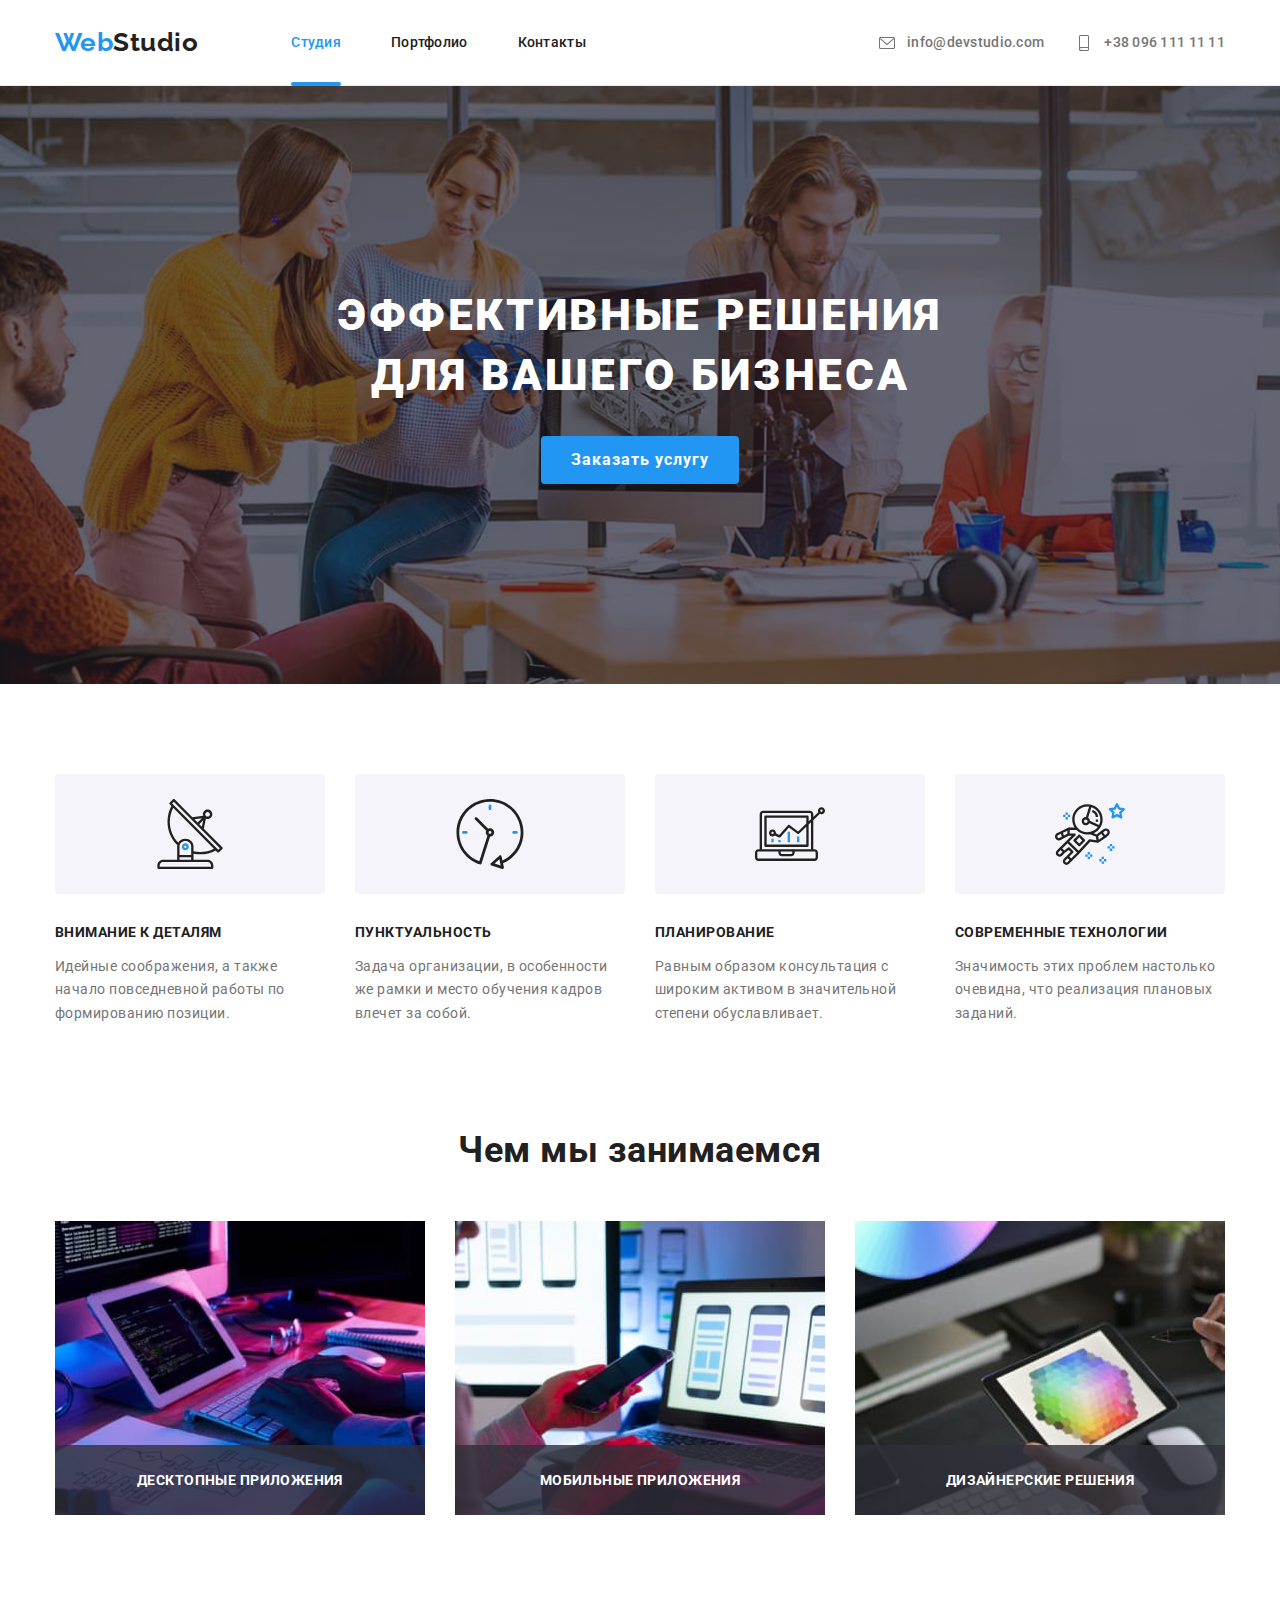
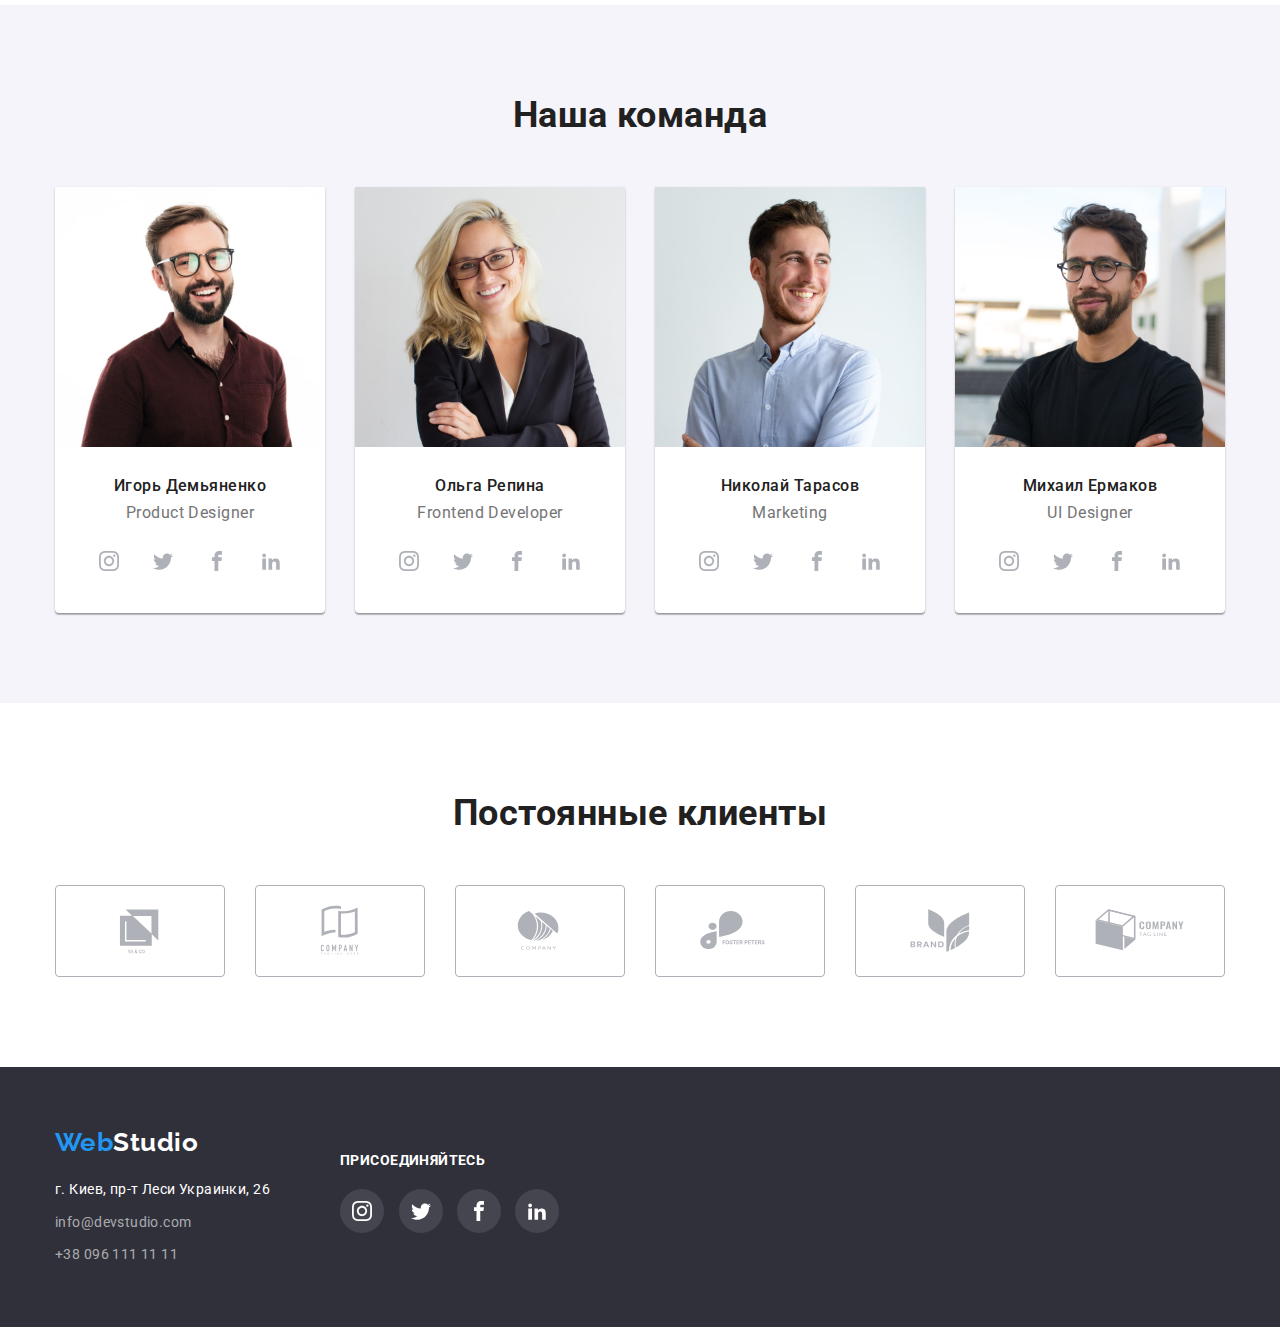
<file: index.html>
<!DOCTYPE html>
<html lang="ru">
<head>
  <meta charset="UTF-8">
  <meta http-equiv="X-UA-Compatible" content="IE=edge">
  <meta name="viewport" content="width=device-width, initial-scale=1.0">
  <title>Document</title>
  <link href="https://fonts.googleapis.com/css2?family=Raleway:wght@700&family=Roboto:wght@400;500;700;900&display=swap"
    rel="stylesheet">
    <link rel="stylesheet" href="https://cdnjs.cloudflare.com/ajax/libs/modern-normalize/1.1.0/modern-normalize.min.css">
  <link rel="stylesheet" href="./css/styles.css">
 
</head>
<body>
  <!--хедер-->
 <header class="header">
  <div class="container head">  
   <nav class="main-nav">
     <a href="/" class="logo-h"><span class="web">Web</span>Studio</a>
     <ul class="site-nav">
       <li class="site-nav-item"><a href="./index.html" class="nav-link active-link">Студия</a></li>
       <li class="site-nav-item"><a href="./portfolio.html" class="nav-link">Портфолио</a></li>
       <li class="site-nav-item"><a href="" class="nav-link">Контакты</a></li>
     </ul>
   </nav>
   <ul class="contacts">
     <li class="site-nav-item">
      <a href="mailto:info@devstudio.com" class="contscts-link  nav-icon-link">
        <svg class="nav-icon" width="20" height="16">
          <use href="./images/icons.svg#icon-mail"></use>
        </svg>
        info@devstudio.com
      </a>
    </li>
     <li>
      <a href="tel:+380961111111" class="contscts-link  nav-icon-link">
        <svg class="nav-icon" width="20" height="16">
          <use href="./images/icons.svg#icon-phone"></use>
        </svg>
        +38 096 111 11 11
      </a>
    </li>
   </ul>
  </div>
 </header>
  
 <main>
    <!--банер-->
    
      <section class="tagline">
        <div class="container">
         <h1 class="main-title">Эффективные решения<br>для вашего бизнеса</h1>
         <button data-modal-open type="button" class="main-button" >Заказать услугу</button>
        </div>
      </section>
      <!-- Модальне вікно-->
      <div data-modal class="backdrop is-hidden">
        <div class="modal">
          <button data-modal-close type="menu" class="modal-button" >
            <svg class="modal-icon" width="18" height="18">
              <use href="./images/icons.svg#icon-close-black"></use>
            </svg>
          </button>
        </div>
      </div>
    <!--чотири квадратики-->
    <section class="section">
      <div class="container">
      <h2 class="visually-hidden">Особенности</h2>
      <ul сlass="articles" style="display: flex; margin-right: -30px;">
        <li class="article-item">
          <div class="article-box">
            <svg class="article-icon" width="70" height="70">
              <use href="./images/icons.svg#icon-antenna-1"></use>
            </svg>
          </div>
          <h2 class="article-title">Внимание к деталям</h2>
          <p class="article">Идейные соображения, а также начало повседневной работы по формированию позиции.</p>
        </li>
        <li class="article-item">
          <div class="article-box">
            <svg class="article-icon" width="70" height="70">
              <use href="./images/icons.svg#icon-clock-1"></use>
            </svg>
          </div>
          <h2 class="article-title">Пунктуальность</h2>
          <p class="article">Задача организации, в особенности же рамки и место обучения кадров влечет за собой.</p>
        </li>
        <li class="article-item">
          <div class="article-box">
            <svg class="article-icon" width="70" height="70">
              <use href="./images/icons.svg#icon-diagram-1"></use>
            </svg>
          </div>
          <h2 class="article-title">Планирование</h2>
          <p class="article">Равным образом консультация с широким активом в значительной степени обуславливает.</p>
        </li>
        <li class="article-item">
          <div class="article-box">
            <svg class="article-icon" width="70" height="70">
              <use href="./images/icons.svg#icon-astronaut-1"></use>
            </svg>
          </div>
          <h2 class="article-title">Современные технологии</h2>
          <p class="article">Значимость этих проблем настолько очевидна, что реализация плановых заданий.</p>
        </li>
      </ul>
      </div>
    </section>
    <!--картинки-->
    <section class="about section ">
      <div class="container">
       <h2 class="title">Чем мы занимаемся</h2>
       <ul class="images">
         <li class="image">
          <img class="work-img img" src="images/box1.jpg" alt="написание кода" width="370" height="294">
          <p class="work-img-text">Десктопные приложения</p>
         </li>
         <li class="image">
          <img class="work-img img" src="images/box2.jpg" alt="создание мобильных приложений" width="370" height="294">
          <p class="work-img-text">Мобильные приложения</p>
         </li>
         <li class="image">
          <img class="work-img img" src="images/box3.jpg" alt="создание дизайнов" width="370" height="294">
          <p class="work-img-text">Дизайнерские решения</p>
         </li>
       </ul>
      </div>
    </section>
    <!--Люди-->
    <section class="section people">
      <div class="container">
       <h2 class="title">Наша команда</h2>
       <ul class="people-list">
         <li class="person">
             <img class ="img" src="images/img1.jpg" alt="фото сотрудника" width="270" height="260">
             <div class="person-box">
             <h3 class="name">Игорь Демьяненко</h3>
             <p lang="en" class="position">Product Designer</p>
             <ul class="people-icons">
               <li class="people-icons-item"> 
                 <a href="" class="people-icon-link">
                  <svg class="person-icon" width="20" height="20">
                    <use href=".//images/icons.svg#icon-instagram1"></use>
                  </svg>
                </a>
             </li>
              <li class="people-icons-item">
                <a href="" class="people-icon-link">
                  <svg class="person-icon" width="20" height="20">
                    <use href="./images/icons.svg#icon-twitter1" ></use>
                  </svg>
                </a>
              </li>
              <li class="people-icons-item">
                <a href="" class="people-icon-link">
                  <svg class="person-icon " width="20" height="20">
                    <use href="./images/icons.svg#icon-facebook1"></use>
                  </svg>
                </a>
              </li>
              <li class="people-icons-item">
                <a href="" class="people-icon-link">
                  <svg class="person-icon " width="20" height="20">
                    <use href="./images/icons.svg#icon-linkedin2"></use>
                  </svg>
                </a>
              </li>
             </ul>
             </div>
         </li>
         <li class="person">
             <img class ="img" src="images/img2.jpg" alt="фото сотрудника" width="270" height="260">
             <div class="person-box">
             <h3 class="name">Ольга Репина</h3>
             <p lang="en" class="position">Frontend Developer</p>
            <ul class="people-icons">
              <li class="people-icons-item">
                <a href="" class="people-icon-link">
                  <svg class="person-icon" width="20" height="20">
                    <use href=".//images/icons.svg#icon-instagram1"></use>
                  </svg>
                </a>
              </li>
              <li class="people-icons-item">
                <a href="" class="people-icon-link">
                  <svg class="person-icon" width="20" height="20">
                    <use href="./images/icons.svg#icon-twitter1"></use>
                  </svg>
                </a>
              </li>
              <li class="people-icons-item">
                <a href="" class="people-icon-link">
                  <svg class="person-icon" width="20" height="20">
                    <use href="./images/icons.svg#icon-facebook1"></use>
                  </svg>
                </a>
              </li>
              <li class="people-icons-item">
                <a href="" class="people-icon-link">
                  <svg class="person-icon" width="20" height="20">
                    <use href="./images/icons.svg#icon-linkedin2"></use>
                  </svg>
                </a>
              </li>
            </ul>
             </div>
         </li>
         <li class="person">
             <img class ="img" src="images/img3.jpg" alt="фото сотрудника" width="270" height="260">
             <div class="person-box">
             <h3 class="name">Николай Тарасов</h3>
             <p lang="en" class="position">Marketing</p>
            <ul class="people-icons">
              <li class="people-icons-item">
                <a href="" class="people-icon-link">
                  <svg class="person-icon" width="20" height="20">
                    <use href=".//images/icons.svg#icon-instagram1"></use>
                  </svg>
                </a>
              </li>
              <li class="people-icons-item">
                <a href="" class="people-icon-link">
                  <svg class="person-icon" width="20" height="20">
                    <use href="./images/icons.svg#icon-twitter1"></use>
                  </svg>
                </a>
              </li>
              <li class="people-icons-item">
                <a href="" class="people-icon-link">
                  <svg class="person-icon" width="20" height="20">
                    <use href="./images/icons.svg#icon-facebook1"></use>
                  </svg>
                </a>
              </li>
              <li class="people-icons-item">
                <a href="" class="people-icon-link">
                  <svg class="person-icon" width="20" height="20">
                    <use href="./images/icons.svg#icon-linkedin2"></use>
                  </svg>
                </a>
              </li>
            </ul>
             </div>
         </li>
         <li class="person">
             <img class ="img" src="images/img4.jpg" alt="фото сотрудника" width="270" height="260">
             <div class="person-box">
             <h3 class="name">Михаил Ермаков</h3> 
             <p lang="en" class="position">UI Designer</p>
            <ul class="people-icons">
              <li class="people-icons-item">
                <a href="" class="people-icon-link">
                  <svg class="person-icon" width="20" height="20">
                    <use href="./images/icons.svg#icon-instagram1"></use>
                  </svg>
                </a>
              </li>
              <li class="people-icons-item">
                <a href="" class="people-icon-link">
                  <svg class="person-icon" width="20" height="20">
                    <use href="./images/icons.svg#icon-twitter1"></use>
                  </svg>
                </a>
              </li>
              <li class="people-icons-item">
                <a href="" class="people-icon-link">
                  <svg class="person-icon" width="20" height="20">
                    <use href="./images/icons.svg#icon-facebook1"></use>
                  </svg>
                </a>
              </li>
              <li class="people-icons-item">
                <a href="" class="people-icon-link">
                  <svg class="person-icon" width="20" height="20">
                    <use href="./images/icons.svg#icon-linkedin2"></use>
                  </svg>
                </a>
              </li>
            </ul>
             </div>
         </li>
       </ul>
      </div>
    </section>
    <!--Клієнти-->
    <section class="clients section">
      <div class="container">
        <h2 class="title clients-title"> Постоянные клиенты </h2>
        <ul class="clients-list">
          <li class="clients-item">
            <a href="" class="clients-link">
              <svg class="clients-icon" width="100" height="60">
                <use href="./images/icons.svg#icon-client1"></use>
              </svg>
            </a>
          </li>
          <li class="clients-item">
            <a href="" class="clients-link">
              <svg class="clients-icon" width="100" height="60">
                <use href="./images/icons.svg#icon-client2"></use>
              </svg>
            </a>
          </li>
          <li class="clients-item">
            <a href="" class="clients-link">
              <svg class="clients-icon" width="100" height="60">
                <use href="./images/icons.svg#icon-client3"></use>
              </svg>
            </a>
          </li>
          <li class="clients-item">
            <a href="" class="clients-link">
              <svg class="clients-icon" width="100" height="60">
                <use href="./images/icons.svg#icon-client4"></use>
              </svg>
            </a>
          </li>
          <li class="clients-item">
            <a href="" class="clients-link">
              <svg class="clients-icon" width="100" height="60">
                <use href="./images/icons.svg#icon-client5"></use>
              </svg>
            </a>
          </li>
          <li class="clients-item">
            <a href="" class="clients-link">
              <svg class="clients-icon" width="100" height="60">
                <use href="./images/icons.svg#icon-client6"></use>
              </svg>
            </a>
          </li>
        </ul>
      </div>
    </section>
 </main>
  <!--футер-->
  <footer class="footer">
    <div class="container footer-list">
      <div class="footer-add">
        <a href="/" class="logo-f"><span class="web">Web</span>Studio</a>
        <address class="bottom">
          <ul class="bottom-nav">
            <li class="address">г. Киев, пр-т Леси Украинки, 26</li>
            <li><a href="mailto:info@devstudio.com" class="contscts-link-f">info@devstudio.com</a></li>
            <li><a href="tel:+380961111111" class="contscts-link-f">+38 096 111 11 11 </a></li>
          </ul>
        </address>
      </div>
      <div class="footer-icons">
        <h3 class="f-title"> присоединяйтесь</h3>
        <ul class="f-icons-list">
          <li class="f-icons-item">
            <a  href="" class="f-icons-link" >
              <svg class="f-icon" width="20" height="20">
                <use href="./images/icons.svg#icon-instagram1"></use>
              </svg>
            </a>
          </li>
          <li class="f-icons-item">
            <a class="f-icons-link" href="">
              <svg class="f-icon" width="20" height="20">
                <use href="./images/icons.svg#icon-twitter1"></use>
              </svg>
            </a>
          </li>
          <li class="f-icons-item">
            <a class="f-icons-link" href="">
              <svg class="f-icon" width="20" height="20">
                <use href="./images/icons.svg#icon-facebook1"></use>
              </svg>
            </a>
          </li>
          <li class="f-icons-item">
            <a class="f-icons-link" href="">
              <svg class="f-icon" width="20" height="20">
                <use href="./images/icons.svg#icon-linkedin2"></use>
              </svg>
            </a>
          </li>
        </ul>
      </div>
    </div>
  </footer>
  <script src="./modal.js"></script>
</body>
</html>
</file>
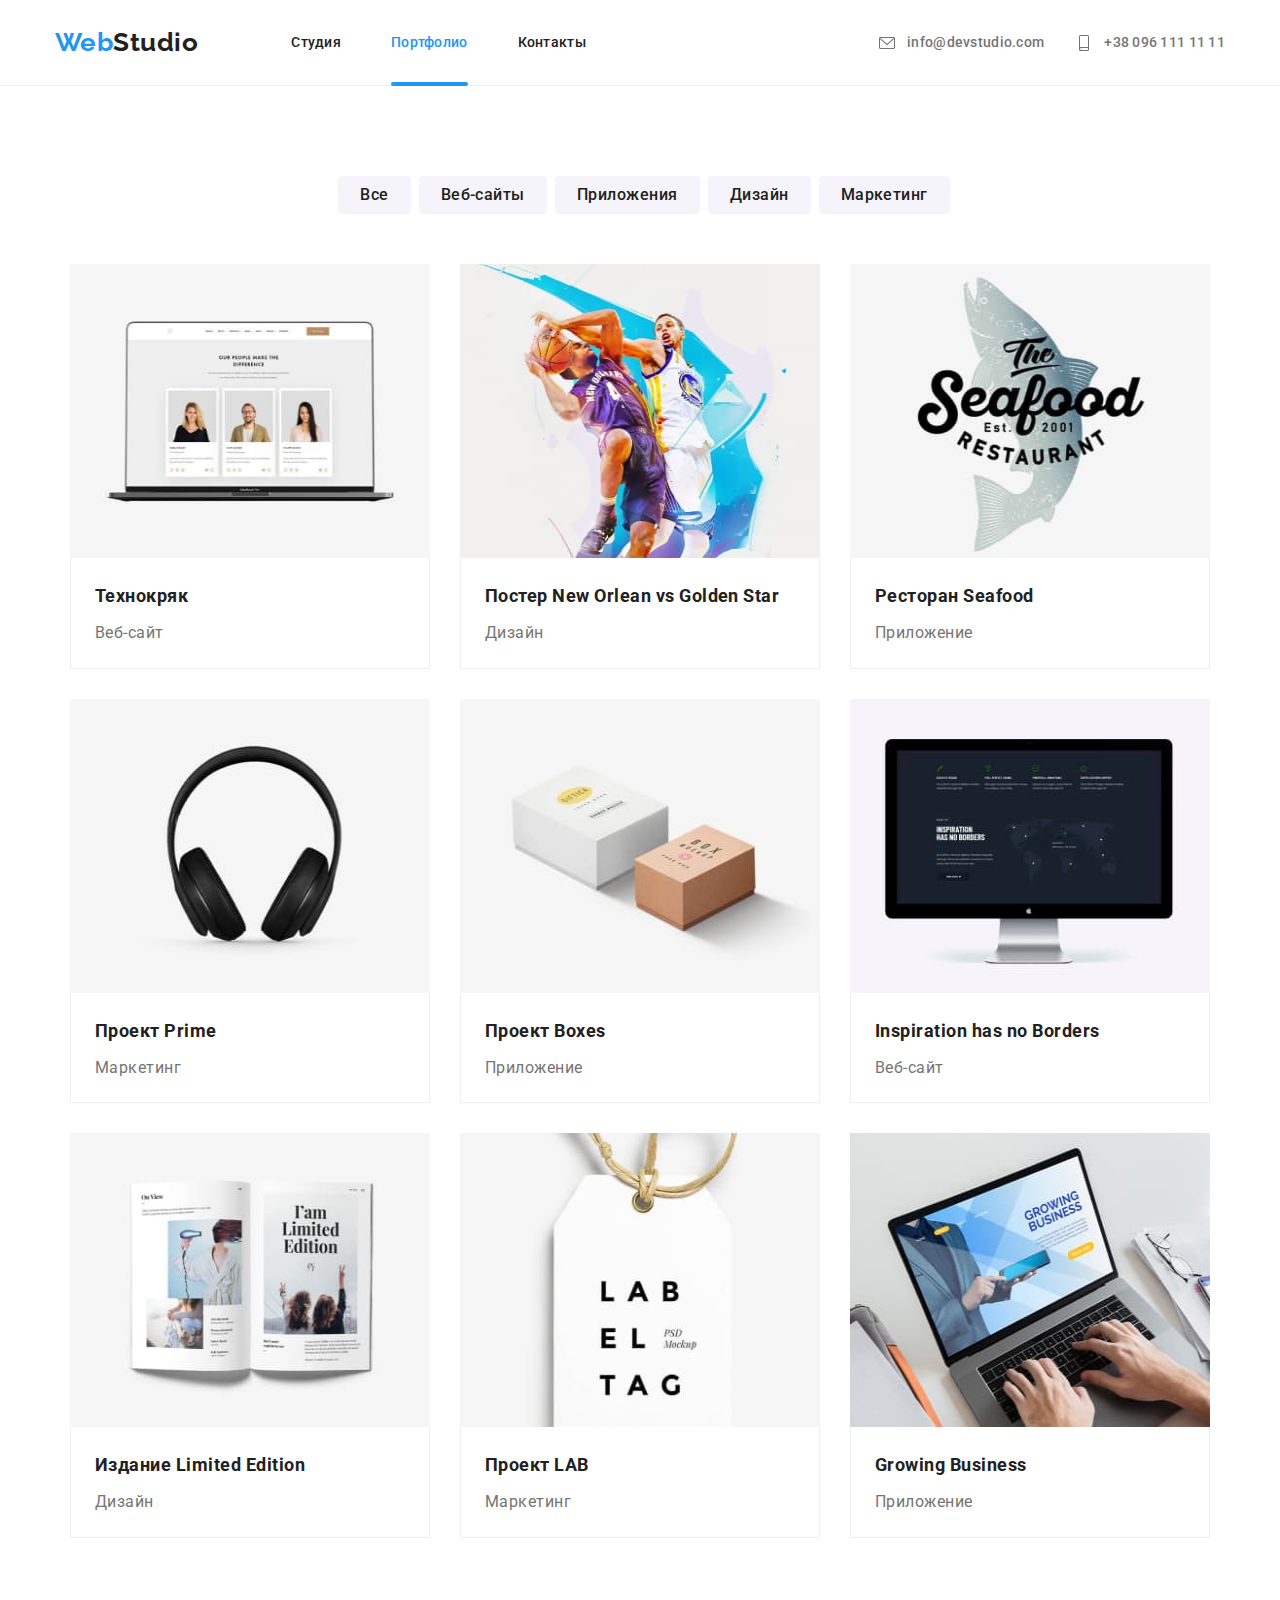
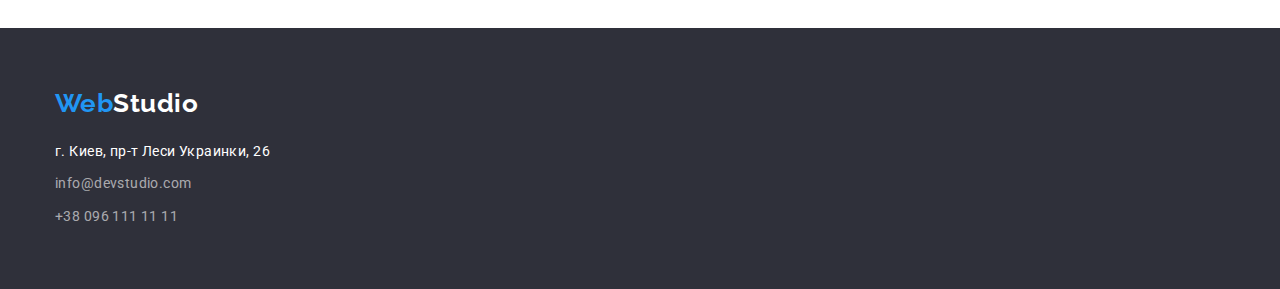
<file: portfolio.html>
<!DOCTYPE html>
<html lang="ru">
<head>
    <meta charset="UTF-8">
    <meta http-equiv="X-UA-Compatible" content="IE=edge">
    <meta name="viewport" content="width=device-width, initial-scale=1.0">
    <title>Document</title>
    <link href="https://fonts.googleapis.com/css2?family=Raleway:wght@700&family=Roboto:wght@400;500;700;900&display=swap"
        rel="stylesheet">
        <link rel="stylesheet" href="https://cdnjs.cloudflare.com/ajax/libs/modern-normalize/1.1.0/modern-normalize.min.css">
    <link rel="stylesheet" href="./css/styles.css">
</head>
<body>
    <!--верхня строка-->
   
     <header class="header">
        <div class=" container head">
        <nav class="main-nav">
            <a href="/" class="logo-h"><span class="web">Web</span>Studio</a>
            <ul class="site-nav">
                <li class="site-nav-item"><a href="./index.html" class="nav-link">Студия</a></li>
                <li class="site-nav-item"><a href="./portfolio.html" class="nav-link active-link">Портфолио</a></li>
                <li class="site-nav-item"><a href="" class="nav-link">Контакты</a></li>
            </ul>
        </nav>
    <ul class="contacts">
        <li class="site-nav-item">
            <a href="mailto:info@devstudio.com" class="contscts-link  nav-icon-link">
                <svg class="nav-icon" width="20" height="16">
                    <use href="./images/icons.svg#icon-mail"></use>
                </svg>
                info@devstudio.com
            </a>
        </li>
        <li>
            <a href="tel:+380961111111" class="contscts-link  nav-icon-link">
                <svg class="nav-icon" width="20" height="16">
                    <use href="./images/icons.svg#icon-phone"></use>
                </svg>
                +38 096 111 11 11
            </a>
        </li>
    </ul>
        </div>
     </header>
    
    <main>
        <!--кнопки(портфоліо)-->
        <section class="section">
        <div class="container">
        <h1 class="visually-hidden">Проекты</h1>
        <ul class="buttons">
            <li class="button-item"> <button type="button" class="button">Все</button> </li>
            <li class="button-item"> <button type="button" class="button">Веб-сайты</button> </li>
            <li class="button-item"> <button type="button" class="button">Приложения</button> </li>
            <li class="button-item"> <button type="button" class="button">Дизайн</button> </li>
            <li class="button-item"> <button type="button" class="button">Маркетинг</button> </li>
        </ul>
        <!--пректи(портфоліо)-->
        <ul class="projects">
            <li class="project">
                <a href="" class="project-link">
                <div class="box-flow">   
                 <img class ="img" src="images/img01.jpg" alt="фото проекта" width="370" height="294">
                 <p class="overlay"> Ресурс предлагает комплексные предложения с разным уровнем функционала и сервисов. Все это позволит посетителю получить
                 исчерпывающие сведения о компании или частном лице.</p>
                </div>
                <div class="project-box">
                 <h2 class="project-name">Технокряк</h2>
                 <p class="project-type">Веб-сайт</p>
                </div>
                </a>
            </li>
            <li class="project">
                <a href="" class="project-link">
                <div class="box-flow">
                <img class ="img" src="images/img02.jpg" alt="фото проекта" width="370" height="294">
                <p class="overlay"> Ресурс предлагает комплексные предложения с разным уровнем функционала и сервисов. Все это позволит
                    посетителю получить
                    исчерпывающие сведения о компании или частном лице.</p>
                </div>
                <div class="project-box">
                <h2 class="project-name">Постер New Orlean vs Golden Star</h2>
                <p class="project-type">Дизайн</p>
                </div>
                </a>
            </li>
            <li class="project">
                <a href="" class="project-link">
                <div class="box-flow">
                <img class ="img" src="images/img03.jpg" alt="фото проекта" width="370" height="294">
                <p class="overlay"> Ресурс предлагает комплексные предложения с разным уровнем функционала и сервисов. Все это позволит
                    посетителю получить
                    исчерпывающие сведения о компании или частном лице.</p>
                </div>
                <div class="project-box">
                <h2 class="project-name">Ресторан Seafood</h2>
                <p class="project-type">Приложение</p>
                </div>
                </a>
            </li>
            <li class="project">
                <a href="" class="project-link">
                <div class="box-flow">
                <img class ="img" src="images/img04.jpg" alt="фото проекта" width="370" height="294">
                <p class="overlay"> Ресурс предлагает комплексные предложения с разным уровнем функционала и сервисов. Все это позволит
                    посетителю получить
                    исчерпывающие сведения о компании или частном лице.</p>
                </div>
                <div class="project-box">
                <h2 class="project-name">Проект Prime</h2>
                <p class="project-type">Маркетинг</p>
                </div>
                </a>
            </li>
            <li class="project">
                <a href="" class="project-link">
                <div class="box-flow">
                <img class ="img" src="images/img05.jpg" alt="фото проекта" width="370" height="294">
                <p class="overlay"> Ресурс предлагает комплексные предложения с разным уровнем функционала и сервисов. Все это позволит
                    посетителю получить
                    исчерпывающие сведения о компании или частном лице.</p>
                </div>
                <div class="project-box">
                <h2 class="project-name">Проект Boxes</h2>
                <p class="project-type">Приложение</p>
                </div>
                </a>
            </li>
            <li class="project">
                <a href="" class="project-link">
                <div class="box-flow">
                <img class ="img" src="images/img06.jpg" alt="фото проекта" width="370" height="294">
                <p class="overlay"> Ресурс предлагает комплексные предложения с разным уровнем функционала и сервисов. Все это позволит
                    посетителю получить
                    исчерпывающие сведения о компании или частном лице.</p>
                </div>
                <div class="project-box">
                <h2 class="project-name">Inspiration has no Borders</h2>
                <p class="project-type">Веб-сайт</p>
                </div>
                </a>
            </li>
            <li class="project">
                <a href="" class="project-link">
                <div class="box-flow">
                <img class ="img" src="images/img07.jpg" alt="фото проекта" width="370" height="294">
                <p class="overlay"> Ресурс предлагает комплексные предложения с разным уровнем функционала и сервисов. Все это позволит
                    посетителю получить
                    исчерпывающие сведения о компании или частном лице.</p>
                </div>
                <div class="project-box">
                <h2 class="project-name">Издание Limited Edition</h2>
                <p class="project-type">Дизайн</p>
                </div>
                </a>
            </li>
            <li class="project">
                <a href="" class="project-link">
                <div class="box-flow">
                <img class ="img" src="images/img08.jpg" alt="фото проекта" width="370" height="294">
                <p class="overlay"> Ресурс предлагает комплексные предложения с разным уровнем функционала и сервисов. Все это позволит
                    посетителю получить
                    исчерпывающие сведения о компании или частном лице.</p>
                </div>
                <div class="project-box">
                <h2 class="project-name">Проект LAB</h2>
                <p class="project-type">Маркетинг</p>
                </div>
                </a>
            </li>
            <li class="project">
                <a href="" class="project-link">
                <div class="box-flow">
                <img class ="img" src="images/img09.jpg" alt="фото проекта" width="370" height="294">
                <p class="overlay"> Ресурс предлагает комплексные предложения с разным уровнем функционала и сервисов. Все это позволит
                    посетителю получить
                    исчерпывающие сведения о компании или частном лице.</p>
                </div>
                <div class="project-box">
                <h2 class="project-name">Growing Business</h2>
                <p class="project-type">Приложение</p>
                </div>
                </a>
            </li>
        </ul>
        </div>
        </section>
    </main>

    <!--низ-->

    <footer class="footer">
    <div class="container">
     <div class="footer-add">
        <a href="/" class="logo-f"><span class="web">Web</span>Studio</a>
        <address class="bottom">
            <ul class="bottom-nav">
                <li class="address">г. Киев, пр-т Леси Украинки, 26</li>
                <li><a href="mailto:info@devstudio.com" class="contscts-link-f">info@devstudio.com</a></li>
                <li><a href="tel:+380961111111" class="contscts-link-f">+38 096 111 11 11 </a></li>
            </ul>
        </address>
     </div>
    </div>
    </footer>


    
</body>
</html>
</file>
<file: css/styles.css>
:root{
    --main-text-color:#212121;
    --second-text-color: #757575;
    --acsent-color:#2196F3;
    --white-color: #FFFFFF;

}

body{
    background-color: #FFFFFF;
    color: var(--main-text-color);
    font-family: 'Roboto', sans-serif;
    line-height: 1.15;
    letter-spacing: 0.03em;
    font-size: 16px;
}

ul{
    list-style: none;
    margin: 0;
    padding: 0;
}
.container{

    max-width: 1200px;
    padding-right: 15px;
    padding-left: 15px;
    margin-right: auto;
    margin-left: auto;
}

.section {
    padding-bottom: 90px;
    padding-top: 90px;
    margin-left: auto;
    margin-right: auto;
}



/*------------хедер---------------*/

.logo-h{
    color: #212121;
    font-family: 'Raleway', sans-serif;   
}
.head{
    display: flex;

}
.header{
   
    border-bottom: 1px solid #ECECEC ;   
}

.web{
    color: var(--acsent-color);
}
.main-nav{
    display: flex;
    align-items: center;
}
/*site nav*/
.site-nav{
    margin-left: 93px;
    margin-top: 0;
    margin-bottom: 0;
    display: flex;
    justify-content: center;
}
.contacts{
    margin-left: auto;
    align-items: center;
    justify-content: center;
}
.site-nav,
.contacts{
font-weight: 500;
font-size: 14px;
line-height: 1.5;
letter-spacing: 0.02em;
display: flex;
flex-direction: row;
}
 .site-nav li:not(:last-child) {
     margin-right: 50px;
 }

 .contacts li:not(:last-child) {
     margin-right: 30px;
 }

 .site-nav .site-nav-item:last-child {
     margin-right: 0;
 }
.nav-link{
    position: relative;
    color: #212121;
    text-decoration: none;
    padding-top: 32px;
    padding-bottom: 32px;
    display: block;
    transition-duration: 250ms;
    transition-timing-function: cubic-bezier(0.4, 0, 0.2, 1);
}
.nav-link:hover, 
.nav-link:focus,
.nav-link:active{
    color: var(--acsent-color);
    
    
 
}
.active-link {
    color: #2196F3;

}

.active-link::before{
    position: absolute;
    height: 4px;
    width: 100%;
    content: "";

    bottom: -1px;
    background: #2196F3;
    border-radius: 2px;
}


.contscts-link{
    color:var(--second-text-color) ;
    text-decoration: none;
    font-style: normal;
    transition-duration: 250ms;
    transition-timing-function: cubic-bezier(0.4, 0, 0.2, 1);
}
.contscts-link:hover,
.contscts-link:focus,
.contscts-link:active {
    color: var(--acsent-color);
   
}
.nav-icon-link{
    display: flex;
    align-items: center;
    font-weight: 500;
    font-size: 14px;
    line-height: 1.14;
    letter-spacing: 0.02em;
    color: #757575; 
    transition-duration: 250ms;
        transition-timing-function: cubic-bezier(0.4, 0, 0.2, 1);
}
.nav-icon-link:hover,
.nav-icon-link:active{
    color: #2196F3;
}
.nav-icon{
    margin-right: 10px;
    fill: currentColor;  
}



/*--------------банер----------------*/
.tagline {
    background-image: linear-gradient(rgba(47, 48, 58, 0.4), rgba(47, 48, 58, 0.4)), url(../images/background.jpg);
    background-color: #2F303A;
    text-align: center;
    margin-left: auto;
    margin-right: auto;
    margin-top: 0px;
    padding-top: 200px;
    padding-bottom: 200px;
    max-width: 1600px;
    background-repeat: no-repeat;
    background-size: cover;
    background-position: 50% 50%;

}
.main-title {
    color: #FFFFFF;
    font-weight: 900;
    font-size: 44px;
    line-height: 1.36;
    letter-spacing: 0.06em;
    text-transform: uppercase;
    margin-top: 0;
    margin-bottom: 30px;
    text-align: center;
}
.main-button {
    color: #FFFFFF;
    background-color: #2196F3;
    border: none;
    cursor: pointer;
    font-family: 'Roboto';
    font-style: normal;

    line-height: 1.8;
    letter-spacing: 0.06em;
    padding-top: 10px;
    padding-bottom: 10px;
    padding-left: 30px;
    padding-right: 30px;
    font-weight: 700;
    border-radius: 4px;
    transition-duration: 250ms;
    transition-timing-function: cubic-bezier(0.4, 0, 0.2, 1);
}
.main-button:hover,
.main-button:focus {
    background-color: #188CE8;
    box-shadow: 0px 4px 4px rgba(0, 0, 0, 0.15);
    
}



/*-----модальне вікно-------*/
.backdrop{
    position: fixed;
    top: 0;
    left: 0;
    width: 100%;
    height: 100%;
    background-color:rgba(0, 0, 0, 0.2);
}
.backdrop.is-hidden{
    opacity: 0;
    pointer-events: none;
    visibility: hidden;
}
.modal{
    position: absolute;
    top: 50%;
    left: 50%;
    transform: translate(-50%, -50%);
    width: 528px;
    height: 581px;
    background-color: #FFFFFF;
    display: flex;
    flex-direction: row-reverse;
    box-shadow: 0px 1px 3px rgba(0, 0, 0, 0.12), 0px 1px 1px rgba(0, 0, 0, 0.14), 0px 2px 1px rgba(0, 0, 0, 0.2);
    border-radius: 4px;

}
.modal-button{
    display: flex;
    justify-content: center;
    align-items: center;
    cursor: pointer;
    border-radius: 50%;
    width: 30px;
    height: 30px;
    padding: 0;
    margin-top: 8px;
    margin-right: 8px;
    background-color: #FFFFFF;
    border: 1px solid rgba(0, 0, 0, 0.1);
}
.modal-button:hover,
.modal-button:focus {
    fill: #188CE8;
    color: #188CE8;
}



/*--------------чотири квадратики-----------------*/
.visually-hidden {   
    position: absolute;
    width: 1px;
    height: 1px;
    margin: -1px;
    border: 0;
    padding: 0;
    white-space: nowrap;
    clip-path: inset(100%);
    clip: rect(0 0 0 0);
    overflow: hidden;
}


.articles{
    display: flex;
    justify-content: center;
    margin-right:-30px;
    padding: 0;
}

.article-title{
    font-weight: 700;
    font-size: 14px;
    text-transform: uppercase;
}
.article{
    color: var(--second-text-color);
    font-size: 14px;
    line-height: 1.7;   
}
.article-item{    
    margin-right: 30px;
    flex-basis: calc(100% / 4 - 30px);   
}
.article-box{
    align-items: center;
    display: flex;
    margin-bottom: 30px;
    justify-content: center;
    background-color: #F5F4FA;
    border-radius: 4px;
    
    height: 120px;
}


/*--------------картинки---------------*/
.about.section{
    padding-top: 0;
}
.title {
    font-weight: 700;
    font-size: 36px;
    text-align: center;
    margin-bottom: 50px;
    margin-top: 0;
}
.work-img{
    display: block; 
    max-width:100%;
}
.images{
    display: flex;
    justify-content: center;
}
.image{
    margin-right: 30px;
    flex-basis: calc(100% / 3 -30px );
    position: relative;
    display: block;
    max-width: 100%;
}

.image:last-child{
    margin-right: 0;
}
.work-img-text{
    position: absolute;
    bottom: 0;
    background-color: rgba(47, 48, 58, 0.8);
    font-weight: 700;
    font-size: 14px;
    line-height: 16px;
    text-align: center;
    letter-spacing: 0.03em;
    text-transform: uppercase;
    color: #FFFFFF;
    padding-top: 27px;
    padding-bottom: 27px;
    padding-left: auto;
    padding-right: auto;
    margin: 0;
    width: 100%;
}




/*---------------люди-------------*/
.people{
    background-color: #F5F4FA;
}
.people-list{
    display: flex;
    justify-content: center;
    margin-right: -30px;  
}
.person{
    font-size: 16px;
    line-height: 1.18;
    text-align: center;
    box-shadow: 0px 1px 3px rgba(0, 0, 0, 0.12), 0px 1px 1px rgba(0, 0, 0, 0.14), 0px 2px 1px rgba(0, 0, 0, 0.2);
    border-radius: 0px 0px 4px 4px;
    margin-right: 30px;
    flex-basis: calc(100% / 4 - 30px);
    background-color: #FFFFFF;
}
.name{
    font-weight: 500;
    font-size: 16px;
    line-height: 1.1;   
    margin: 0 0 10px 0;  
}
.position {
    color: var(--second-text-color);
    padding: 0;
    margin: 0;
}
.person-box{
    padding-top: 30px;
    padding-bottom: 30px;
}
.people-icons{
    margin-top: 16px;
    display: flex;
    justify-content: center;
}


.people-icons-item:not(:last-child){
    margin-right: 10px;
}


.people-icon-link{
    display: flex;
    align-items: center;
    justify-content: center;
    width: 44px;
    height: 44px;
    border-radius: 50%;
    background-color: #FFFFFF;
    color: #AFB1B8;
    transition-duration: 250ms;
    transition-timing-function: cubic-bezier(0.4, 0, 0.2, 1);
   
}
.people-icon-link:hover,
.people-icon-link:focus {
    background-color: #2196F3 ;
    color: #FFFFFF;
   
}
.person-icon{
    fill: currentColor;
}



/*-----------клієнти-------------*/
.clients-title{
   
}
.clients-list{
    display: flex;
    margin: 0 auto;
    margin-right: -30px;
}
.clients-item{
    width: calc(100% / 6);
    margin-right: 30px;
}
.clients-link{
    display: flex;
    justify-content: center;
    align-items: center;
    height: 92px;
    border: 1px solid #AFB1B8;
    border-radius: 4px;
    color: var(--svg-main);
    transition-duration: 250ms;
    transition-timing-function: cubic-bezier(0.4, 0, 0.2, 1);
    transition-property: border-color; 
}
.clients-link:hover,
.clients-link:focus{
    color: #2196F3;
    border-color: #2196F3;
 
}
.clients-link:hover .clients-icon,
.clients-link:focus .clients-icon {
    fill: #2196F3;
}
.clients-icon{
    fill: #AFB1B8;
    transition: fill 250ms cubic-bezier(0.4, 0, 0.2, 1);    
}
.clients-icon:hover{
    fill: currentColor;
}


/*----------футер-------------*/
.footer{
    background-color: #2F303A;
    display: block;
    padding-top: 60px; 
    padding-bottom: 60px;
    margin-left: auto;
    margin-right: auto;
}
.footer-list{
    display: flex;
    
}
.bottom{
    font-size: 14px;
    line-height: 1.7;
    display: block;
}
.bottom-nav{
    display: block;    
    justify-content: center;
    
}
.bottom-nav li:not(:last-child) {
    margin-bottom: 9px;
}
.logo-f{
    color: #FFFFFF;
    margin-bottom: 20px;
    display: inline-block;
}

.logo-h, .logo-f{
    text-decoration: none;
    font-family: 'Raleway', sans-serif;
    font-weight: 700;
    font-size: 26px;
    line-height: 1.2;
}
.address{
    color: #FFFFFF;
    font-style: normal;
    font-size: 14px;
    line-height: 1.7;
    letter-spacing: 0.03em;
    
}
.contscts-link-f{
    color: rgba(255, 255, 255, 0.6);
    text-decoration: none;
    font-style: normal;
    font-weight: 400;
    font-size: 14px;
    line-height: 1.7;
    letter-spacing: 0.03em;
    margin-bottom: 9px;
    transition-duration: 250ms;
        transition-timing-function: cubic-bezier(0.4, 0, 0.2, 1);
}

.contscts-link-f:hover,
.contscts-link-f:focus{
    color:var(--acsent-color);
   
}
.footer-icons{
    padding-top: 12px;
    margin-left: 70px;
    border: none;
    min-width: 206px;
    display: block
}
.f-title{
    display: inline-block;
    font-weight: 700;
    font-size: 14px;
    line-height: 1.14;
    letter-spacing: 0.03em;
    text-transform: uppercase;
    color: #FFFFFF;
    margin-bottom: 20px;
}
.f-icons-item{
    display: inline-block;
        width: 44px;
        height: 44px;
        margin-right: 10px;
}
.f-icons-link{
    display: flex;
    align-items: center;
    justify-content: center;
    width: 100%;
    height: 100%;
    border-radius: 50%;
    background-color: #44454E;
    color: #FFFFFF;
    transition-duration: 250ms;
        transition-timing-function: cubic-bezier(0.4, 0, 0.2, 1);
}
.f-icons-link:hover,
.f-icons-link:focus{
    background-color: #2196F3;

}
.f-icon{
    fill:  #FFFFFF;
}


/*--------------кнопки(портфоліо)---------------*/
.buttons{
    display: flex;
    flex-direction: row;
    justify-content: center;
    row-gap: 8px;
    margin-bottom: 50px;
}
.button-item {
  margin-left: 8px;
}
.button-item :first-child {
 margin-left: 0;
}
.button{   
    color: var(--main-text-color);
    background-color: #F5F4FA;
    border: none;
    cursor: pointer;
    font-weight: 500;
    font-size: 16px;
    line-height: 1.6;
    text-align: center;
    font-family: 'Roboto';
    letter-spacing: 0.03em; 

    background: #F5F4FA;
    border-radius: 4px;
    padding-left: 22px;
    padding-right: 22px;
    padding-top: 6px;
    padding-bottom: 6px;  
    transition-duration: 250ms;
        transition-timing-function: cubic-bezier(0.4, 0, 0.2, 1);
}
.button:hover,
.button:focus,
.button:active{
    background-color:var(--acsent-color);
    color: #FFFFFF;
    box-shadow: 0px 3px 1px rgba(0, 0, 0, 0.1), 0px 1px 2px rgba(0, 0, 0, 0.08), 0px 2px 2px rgba(0, 0, 0, 0.12);
   
}


/*--------------------проекти(портфоліо)------------------*/
.projects{
    display: flex;
    flex-wrap: wrap;
    gap: 30px;
    padding: 0;
    list-style: none;
    justify-content: center;    
    margin-left: auto;
    margin-right: auto;   
}
.project{
    box-sizing: border-box;
    background: #FFFFFF;
    flex-basis: calc(100% / 3 - 30px);      
}


.project-link {
    text-decoration: none;
    color: #212121;
    display: block;
    transition-duration: 250ms;
        transition-timing-function: cubic-bezier(0.4, 0, 0.2, 1);
}

.project-link:hover,
.project-link:focus {
    box-shadow: 0px 1px 1px rgba(0, 0, 0, 0.12), 0px 4px 4px rgba(0, 0, 0, 0.06), 1px 4px 6px rgba(0, 0, 0, 0.16);
   
}
.project-box{
    padding: 20px 24px 20px 24px;
    border: 1px solid #EEEEEE;
    border-top: none;
}
.project-type{
    color: #757575;
    font-size: 16px;
    line-height: 1.87;
    letter-spacing: 0.03em;
    margin: 0;    
}
.project-name{
    font-family: 'Roboto';
    font-style: normal;
    font-weight: 700;
    font-size: 18px;
    line-height: 2;
    margin-bottom: 4px;
    margin-top: 0;
}
.img{
    display: block;
    max-width: 100%;
    
}
.box-flow{
    position: relative;
    overflow: hidden;
}
.overlay{
    position: absolute;
    top: 0;
    left: 0;
    width: 100%;
    height: 100%;
    transform: translateY(100%);
    transition: transform cubic-bezier(0.4, 0, 0.2, 1);
    padding-top: 63px;
    padding-bottom: 63px;
    padding-left: 24px;
    padding-right: 24px;
    font-size: 18px;
    line-height: 1.56;
    letter-spacing: 0.03em;
    color: #FFFFFF;
    background-color: rgba(33, 150, 243, 0.9);
    transition-duration: 250ms;
    transition-timing-function: cubic-bezier(0.4, 0, 0.2, 1);
    margin: 0;
}

.project-link:hover .overlay{
    transform: translateY(0);
}
.project-link:focus .overlay {
    transform: translateY(0);
}
</file>
